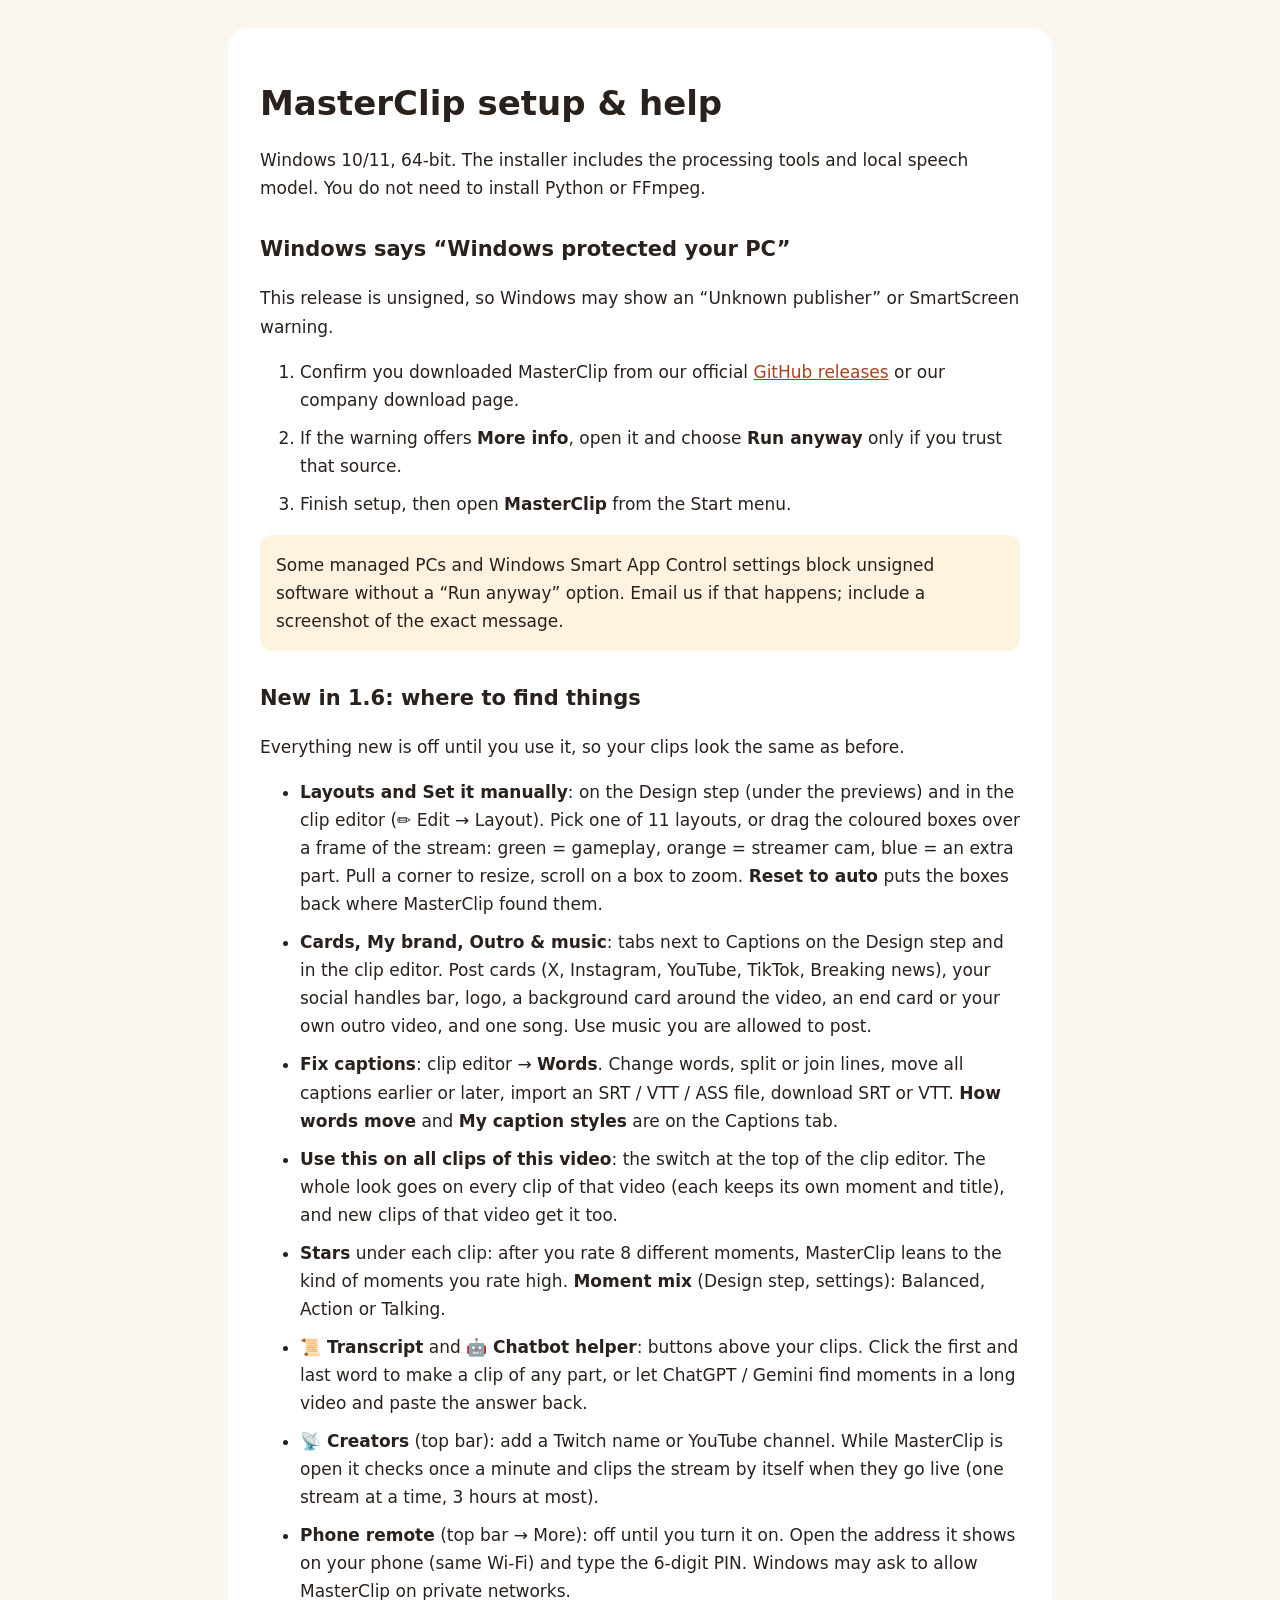
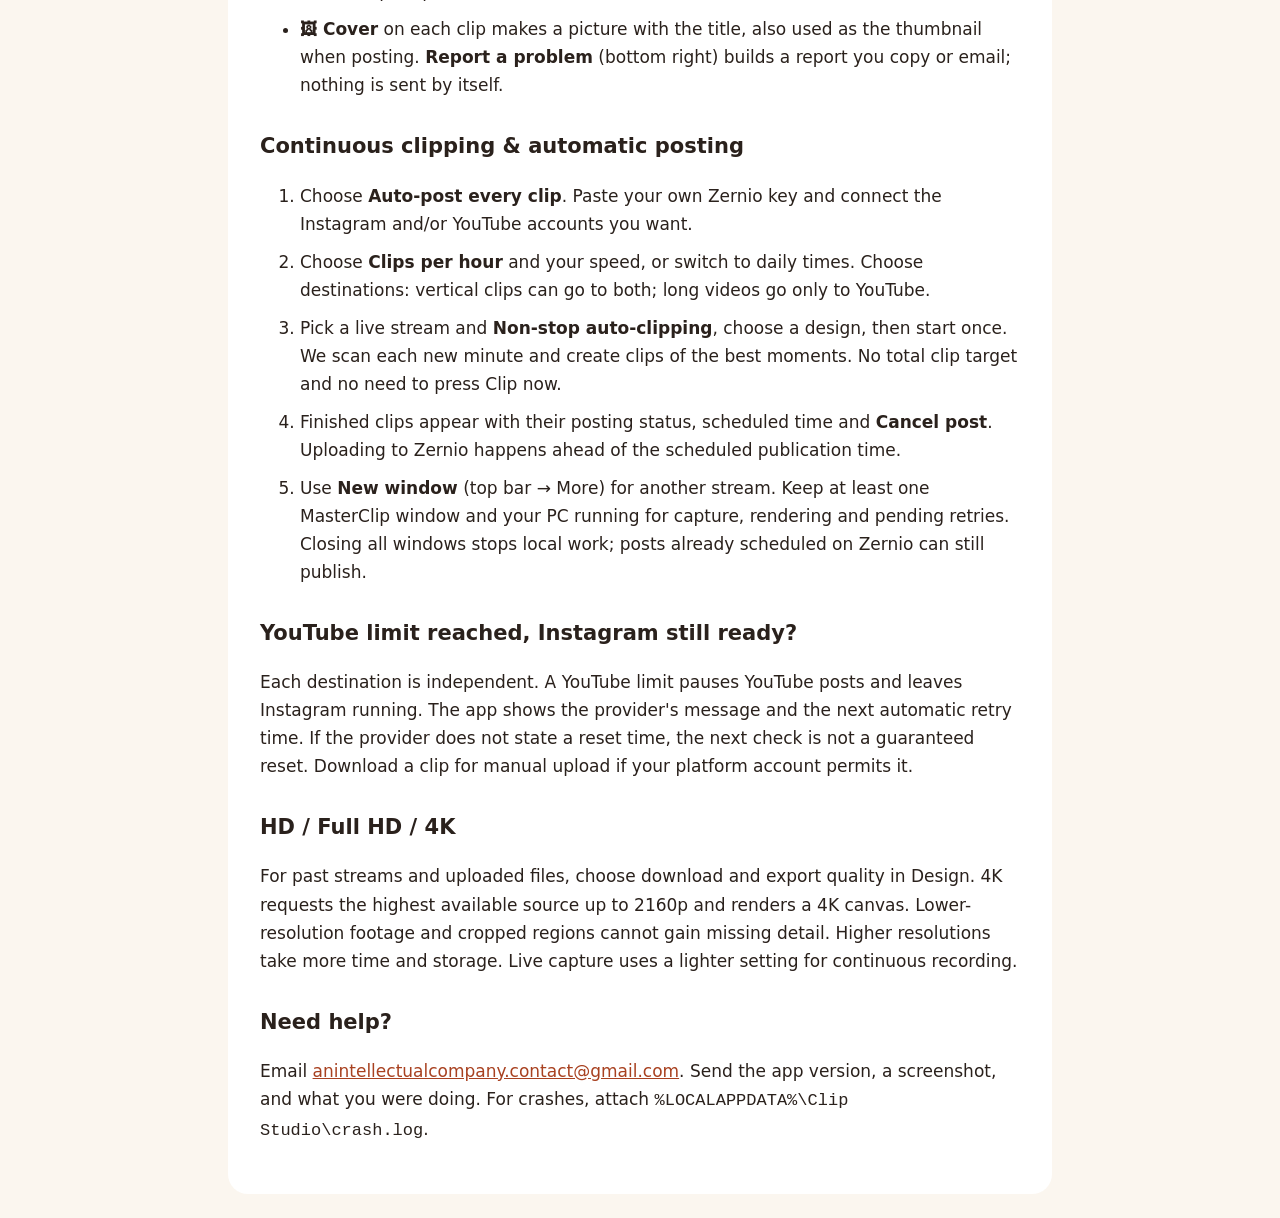
<file: static/help.html>
<!doctype html>
<html lang="en"><head><meta charset="utf-8"><meta name="viewport" content="width=device-width, initial-scale=1"><title>MasterClip · Setup & help</title>
<style>body{font:17px/1.65 system-ui,sans-serif;color:#2a211c;background:#fbf6ef;margin:0;padding:28px}main{max-width:760px;margin:auto;background:white;padding:32px;border-radius:20px}h1{line-height:1.2}h2{font-size:21px;margin-top:30px}a{color:#a84120}code{overflow-wrap:anywhere}li{margin:10px 0}.note{background:#fff3e0;padding:16px;border-radius:12px}</style></head><body><main>
<h1>MasterClip setup & help</h1>
<p>Windows 10/11, 64-bit. The installer includes the processing tools and local speech model. You do not need to install Python or FFmpeg.</p>
<h2>Windows says “Windows protected your PC”</h2>
<p>This release is unsigned, so Windows may show an “Unknown publisher” or SmartScreen warning.</p>
<ol><li>Confirm you downloaded MasterClip from our official <a href="https://github.com/AnIntellectualBeing/MasterClip/releases">GitHub releases</a> or our company download page.</li><li>If the warning offers <strong>More info</strong>, open it and choose <strong>Run anyway</strong> only if you trust that source.</li><li>Finish setup, then open <strong>MasterClip</strong> from the Start menu.</li></ol>
<p class="note">Some managed PCs and Windows Smart App Control settings block unsigned software without a “Run anyway” option. Email us if that happens; include a screenshot of the exact message.</p>
<h2>New in 1.6: where to find things</h2>
<p>Everything new is off until you use it, so your clips look the same as before.</p>
<ul>
<li><strong>Layouts and Set it manually</strong>: on the Design step (under the previews) and in the clip editor (✏️ Edit → Layout). Pick one of 11 layouts, or drag the coloured boxes over a frame of the stream: green = gameplay, orange = streamer cam, blue = an extra part. Pull a corner to resize, scroll on a box to zoom. <strong>Reset to auto</strong> puts the boxes back where MasterClip found them.</li>
<li><strong>Cards, My brand, Outro &amp; music</strong>: tabs next to Captions on the Design step and in the clip editor. Post cards (X, Instagram, YouTube, TikTok, Breaking news), your social handles bar, logo, a background card around the video, an end card or your own outro video, and one song. Use music you are allowed to post.</li>
<li><strong>Fix captions</strong>: clip editor → <strong>Words</strong>. Change words, split or join lines, move all captions earlier or later, import an SRT / VTT / ASS file, download SRT or VTT. <strong>How words move</strong> and <strong>My caption styles</strong> are on the Captions tab.</li>
<li><strong>Use this on all clips of this video</strong>: the switch at the top of the clip editor. The whole look goes on every clip of that video (each keeps its own moment and title), and new clips of that video get it too.</li>
<li><strong>Stars</strong> under each clip: after you rate 8 different moments, MasterClip leans to the kind of moments you rate high. <strong>Moment mix</strong> (Design step, settings): Balanced, Action or Talking.</li>
<li><strong>📜 Transcript</strong> and <strong>🤖 Chatbot helper</strong>: buttons above your clips. Click the first and last word to make a clip of any part, or let ChatGPT / Gemini find moments in a long video and paste the answer back.</li>
<li><strong>📡 Creators</strong> (top bar): add a Twitch name or YouTube channel. While MasterClip is open it checks once a minute and clips the stream by itself when they go live (one stream at a time, 3 hours at most).</li>
<li><strong>Phone remote</strong> (top bar → More): off until you turn it on. Open the address it shows on your phone (same Wi-Fi) and type the 6-digit PIN. Windows may ask to allow MasterClip on private networks.</li>
<li><strong>🖼 Cover</strong> on each clip makes a picture with the title, also used as the thumbnail when posting. <strong>Report a problem</strong> (bottom right) builds a report you copy or email; nothing is sent by itself.</li>
</ul>
<h2>Continuous clipping & automatic posting</h2>
<ol><li>Choose <strong>Auto-post every clip</strong>. Paste your own Zernio key and connect the Instagram and/or YouTube accounts you want.</li><li>Choose <strong>Clips per hour</strong> and your speed, or switch to daily times. Choose destinations: vertical clips can go to both; long videos go only to YouTube.</li><li>Pick a live stream and <strong>Non-stop auto-clipping</strong>, choose a design, then start once. We scan each new minute and create clips of the best moments. No total clip target and no need to press Clip now.</li><li>Finished clips appear with their posting status, scheduled time and <strong>Cancel post</strong>. Uploading to Zernio happens ahead of the scheduled publication time.</li><li>Use <strong>New window</strong> (top bar → More) for another stream. Keep at least one MasterClip window and your PC running for capture, rendering and pending retries. Closing all windows stops local work; posts already scheduled on Zernio can still publish.</li></ol>
<h2>YouTube limit reached, Instagram still ready?</h2>
<p>Each destination is independent. A YouTube limit pauses YouTube posts and leaves Instagram running. The app shows the provider's message and the next automatic retry time. If the provider does not state a reset time, the next check is not a guaranteed reset. Download a clip for manual upload if your platform account permits it.</p>
<h2>HD / Full HD / 4K</h2>
<p>For past streams and uploaded files, choose download and export quality in Design. 4K requests the highest available source up to 2160p and renders a 4K canvas. Lower-resolution footage and cropped regions cannot gain missing detail. Higher resolutions take more time and storage. Live capture uses a lighter setting for continuous recording.</p>
<h2>Need help?</h2>
<p>Email <a href="mailto:anintellectualcompany.contact@gmail.com">anintellectualcompany.contact@gmail.com</a>. Send the app version, a screenshot, and what you were doing. For crashes, attach <code>%LOCALAPPDATA%\Clip Studio\crash.log</code>.</p>
</main></body></html>
</file>
